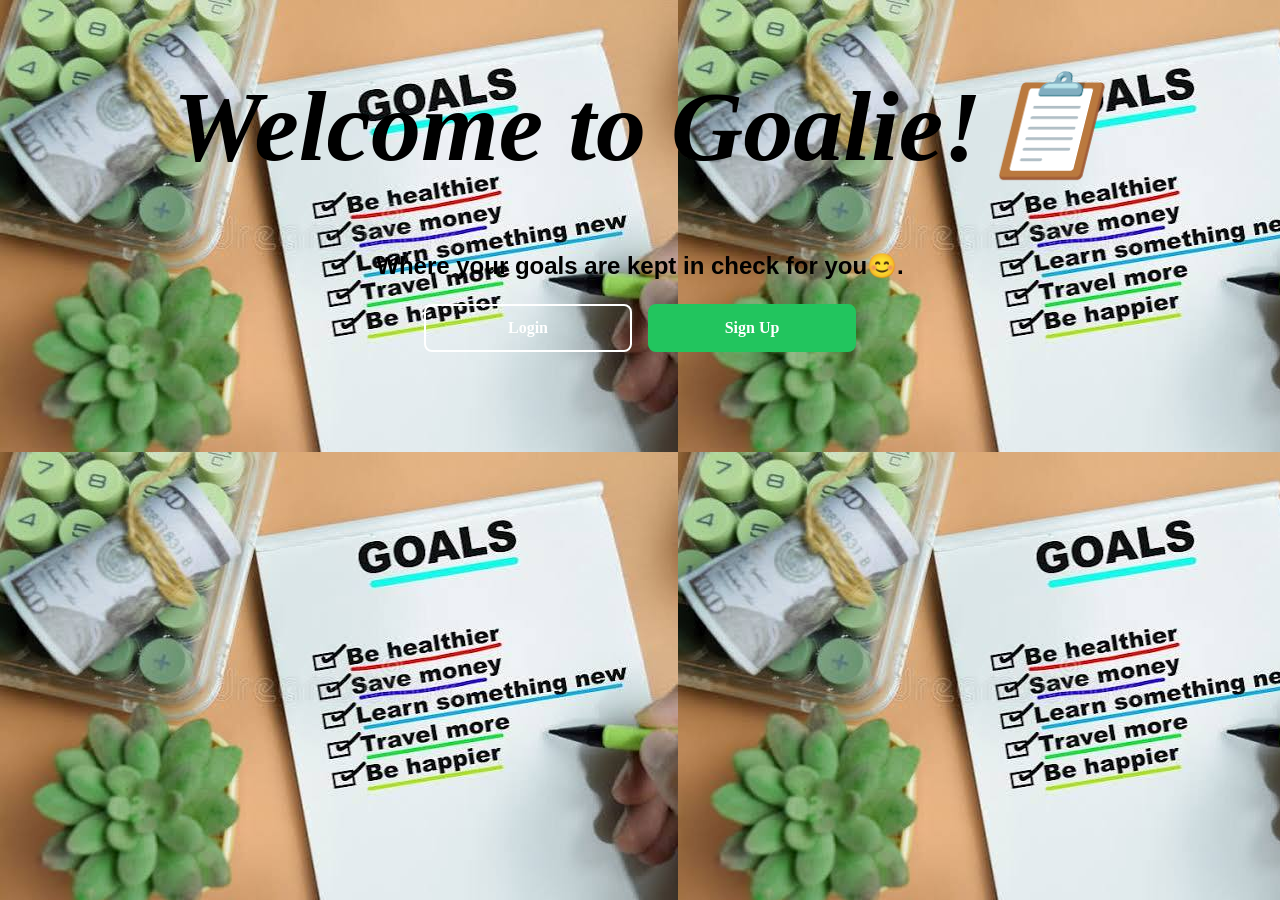
<file: index.html>
<!DOCTYPE html>
<html lang="en">
<head>
    <meta charset="UTF-8">
    <meta name="viewport" content="width=device-width, initial-scale=1.0">
    <title>Goalie</title>
    <section class="hero"></section>
     <link rel="stylesheet" href="design.css">
</head>
<body>
    <h1>Welcome to Goalie!📋</h1>
    <p class="tagline">Where your goals are kept in check for you😊.</p>
    
<div class="auth-buttons">
    <a href="login.html" class="btn btn-login">Login</a>
    <a href="signup.html" class="btn btn-signup">Sign Up</a>
  </div>
</section>
  <script src="auth.js"></script>  
</body>
</html>
</file>
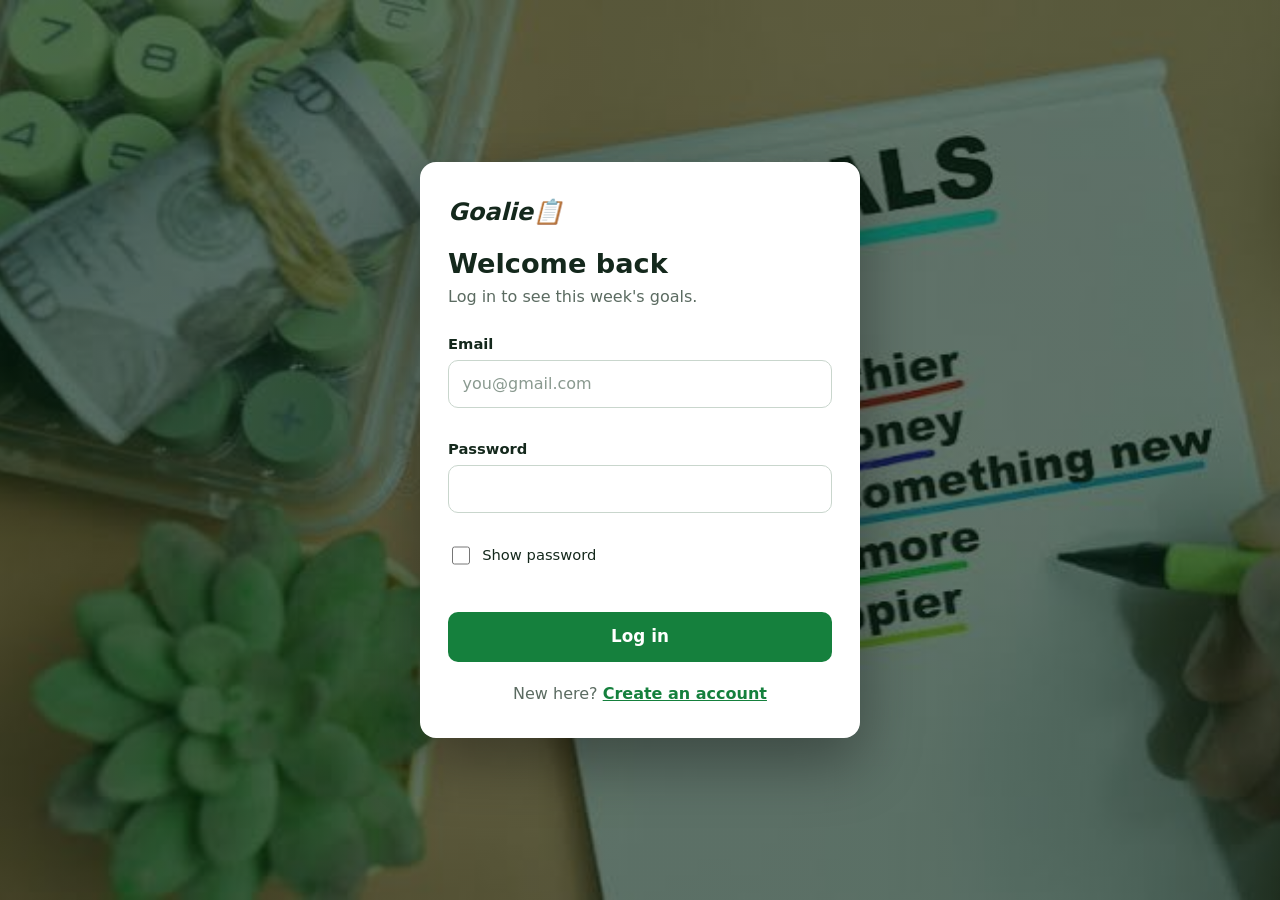
<file: dashboard.html>
<!DOCTYPE html>
<html lang="en">
<head>
    <meta charset="UTF-8">
    <meta name="viewport" content="width=device-width, initial-scale=1.0">
    <title>My goals | Goalie</title>
    <link rel="stylesheet" href="design.css">
</head>
<style>
    /* Goalie dashboard design */
:root {
  --ink: #14281c; --muted: #5b6b61; --line: #dbe6de; --bg: #f2f7f3; --card: #fff;
  --green: #15803d; --green-d: #166534; --bright: #4ade80; --deep: #163323;
  --red: #b3261e; --ring: rgba(34,197,94,.3);
}
* { box-sizing: border-box; }
[hidden] { display: none !important; }
body {
  margin: 0; background: var(--bg); color: var(--ink); line-height: 1.5;
  font-family: system-ui, -apple-system, "Segoe UI", Roboto, sans-serif;
}
button { font: inherit; cursor: pointer; }
:focus-visible { outline: 3px solid #f5b83d; outline-offset: 2px; }
h1, h2 { margin: 0; line-height: 1.2; }
h2 { font-size: 1.15rem; margin-bottom: .75rem; }
.muted { color: var(--muted); }

/* top bar */
.topbar {
  position: sticky; top: 0; z-index: 5;
  display: flex; justify-content: space-between; align-items: center;
  padding: .8rem 1.25rem; background: #fff; border-bottom: 1px solid var(--line);
}
.topbar strong { font-size: 1.35rem; font-style: italic; font-weight: 900; }
.topbar div { display: flex; align-items: center; gap: 1rem; }
#who { color: var(--muted); }
.link {
  background: none; border: 1.5px solid var(--line); border-radius: 8px;
  padding: .35rem .85rem; color: var(--ink); font-weight: 600;
  transition: border-color .15s, color .15s;
}
.link:hover { border-color: var(--green); color: var(--green); }

.wrap { max-width: 780px; margin: 0 auto; padding: 1.5rem 1.25rem 4rem; }
.card {
  background: var(--card); border: 1px solid var(--line);
  border-radius: 16px; padding: 1.35rem; margin-bottom: 1rem;
}

/* last week banner */
.banner {
  display: flex; gap: 1rem; align-items: center; justify-content: space-between;
  margin-bottom: 1rem; padding: .95rem 1.15rem;
  background: #fff6d9; border: 1px solid #ecd27a; border-radius: 12px;
}
.banner button {
  flex: none; background: #fff; border: 1.5px solid #b58a00; border-radius: 8px;
  padding: .4rem .95rem; font-weight: 600;
}
.banner button:hover { background: #fff0b8; }

/* weekly score: the one bold element */
.score {
  display: flex; align-items: center; gap: 1.75rem;
  background: var(--deep); border-color: var(--deep); color: #fff; padding: 1.6rem;
}
.score h1 { font-size: 1.5rem; }
.score p { margin: .3rem 0 0; }
#score-msg { font-size: 1.1rem; }
.score .muted { color: #a9c7b4; }
.ring {
  --p: 0; flex: none; width: 150px; height: 150px; border-radius: 50%;
  display: grid; place-items: center;
  background: conic-gradient(var(--bright) calc(var(--p) * 1%), rgba(255,255,255,.14) 0);
  transition: background .4s;
}
.ring span {
  display: grid; place-items: center; width: 118px; height: 118px;
  border-radius: 50%; background: var(--deep); font-size: 2.1rem; font-weight: 800;
}

/* notifications button */
#notify {
  margin-bottom: 1rem; background: #fff; color: var(--green);
  border: 1.5px solid var(--green); border-radius: 10px; padding: .55rem 1.1rem; font-weight: 600;
}
#notify:hover { background: #eaf6ee; }

/* add goal */
.add-row { display: grid; grid-template-columns: 1fr 160px auto; gap: .75rem; align-items: end; }
.add-row label { display: block; margin-bottom: .3rem; font-size: .92rem; font-weight: 600; }
.add-row input {
  width: 100%; height: 48px; padding: 0 .85rem; font: inherit; font-size: 1rem;
  color: var(--ink); background: #fff; border: 1.5px solid #c9d6cd; border-radius: 10px;
  transition: border-color .15s, box-shadow .15s;
}
.add-row input:hover { border-color: #9db3a4; }
.add-row input:focus { outline: none; border-color: var(--green); box-shadow: 0 0 0 4px var(--ring); }
.primary {
  height: 48px; padding: 0 1.5rem; border: 0; border-radius: 10px;
  background: var(--green); color: #fff; font-weight: 700;
  transition: background-color .15s, transform .15s;
}
.primary:hover { background: var(--green-d); transform: translateY(-1px); }
.error { display: block; min-height: 1.25rem; margin-top: .45rem; font-size: .88rem; color: var(--red); }

/* goal list */
#empty, #no-history { margin: 0; padding: .5rem 0; }
#goal-list, #history { list-style: none; margin: 0; padding: 0; }
#goal-list li {
  display: flex; flex-wrap: wrap; align-items: center; gap: .4rem .75rem;
  padding: .8rem .4rem; border-bottom: 1px solid var(--line); border-radius: 8px;
  transition: background-color .15s;
}
#goal-list li:hover { background: #f6faf7; }
#goal-list li:last-child, #history li:last-child { border-bottom: 0; }
#goal-list label { flex: 1 1 220px; display: flex; align-items: center; gap: .8rem; cursor: pointer; }
#goal-list input[type="checkbox"] { flex: none; width: 1.4rem; height: 1.4rem; accent-color: var(--green); cursor: pointer; }
#goal-list .text { overflow-wrap: anywhere; font-size: 1.03rem; }
#goal-list .done .text { color: var(--muted); text-decoration: line-through; }
.badge {
  white-space: nowrap; font-size: .8rem; font-weight: 600;
  background: #e6f4ea; color: var(--green-d); border-radius: 99px; padding: .15rem .7rem;
}
.del {
  background: none; border: 0; border-radius: 8px; padding: .3rem .6rem;
  color: var(--muted); font-size: .9rem; transition: color .15s, background-color .15s;
}
.del:hover { color: var(--red); background: #fdecea; }

/* past weeks */
#history li { display: flex; justify-content: space-between; gap: 1rem; padding: .75rem .2rem; border-bottom: 1px solid var(--line); }
#history strong { color: var(--green-d); font-size: 1.05rem; }

/* toasts */
#toasts {
  position: fixed; right: 1rem; bottom: 1rem; z-index: 20;
  display: grid; gap: .6rem; width: min(380px, calc(100vw - 2rem));
}
.toast {
  display: flex; gap: .9rem; align-items: center; justify-content: space-between;
  background: var(--ink); color: #fff; border-left: 5px solid var(--bright);
  border-radius: 10px; padding: .85rem 1rem; box-shadow: 0 12px 30px rgba(0,0,0,.25);
}
.toast button { background: none; border: 0; color: #fff; font-size: 1.3rem; line-height: 1; }

@media (max-width: 640px) {
  .wrap { padding: 1rem .9rem 4rem; }
  .score { flex-direction: column; text-align: center; gap: 1.1rem; }
  .ring { width: 132px; height: 132px; }
  .ring span { width: 104px; height: 104px; font-size: 1.9rem; }
  .add-row { grid-template-columns: 1fr; }
  .primary { width: 100%; }
  .banner { flex-direction: column; align-items: stretch; text-align: center; }
  #who { display: none; }
}
@media (prefers-reduced-motion: reduce) { * { transition: none !important; } }
</style>
<body class="app">
    <header class="topbar">
        <strong>Goalie📋</strong>
        <div><span id="who"></span><button class="link" id="logout" type="button">Log out</button></div>
    </header>
    <main class="wrap">
        <div id="review" class="banner" hidden></div>

        <section class="card score">
            <div class="ring" id="ring" role="img" aria-label="0 percent of goals completed"><span id="pct">0%</span></div>
            <div>
                <h1 id="week-label"></h1>
                <p id="score-msg"></p>
                <p class="muted" id="days-left"></p>
            </div>
        </section>

        <button id="notify" type="button" hidden>Turn on browser reminders</button>

        <form id="goal-form" class="card" novalidate>
            <div class="add-row">
                <div>
                    <label for="goal-text">New goal for this week</label>
                    <input type="text" id="goal-text" maxlength="100" placeholder="Read 20 pages every day" autocomplete="off">
                </div>
                <div>
                    <label for="goal-time">Remind me at</label>
                    <input type="time" id="goal-time">
                </div>
                <button class="primary" type="submit">Add goal</button>
            </div>
            <small class="error" id="goal-error"></small>
        </form>

        <section class="card">
            <h2>This week's goals</h2>
            <p class="muted" id="empty">No goals yet. Add one above to start your week.</p>
            <ul id="goal-list"></ul>
        </section>

        <section class="card">
            <h2>Past weeks</h2>
            <p class="muted" id="no-history">Your weekly scores will appear here after your first full week.</p>
            <ul id="history"></ul>
        </section>
    </main>
    <div id="toasts" aria-live="polite"></div>
    <script src="auth.js"></script>
    <script src="dashboard.js"></script>
</body>
</html>
</body>
</html>
</file>
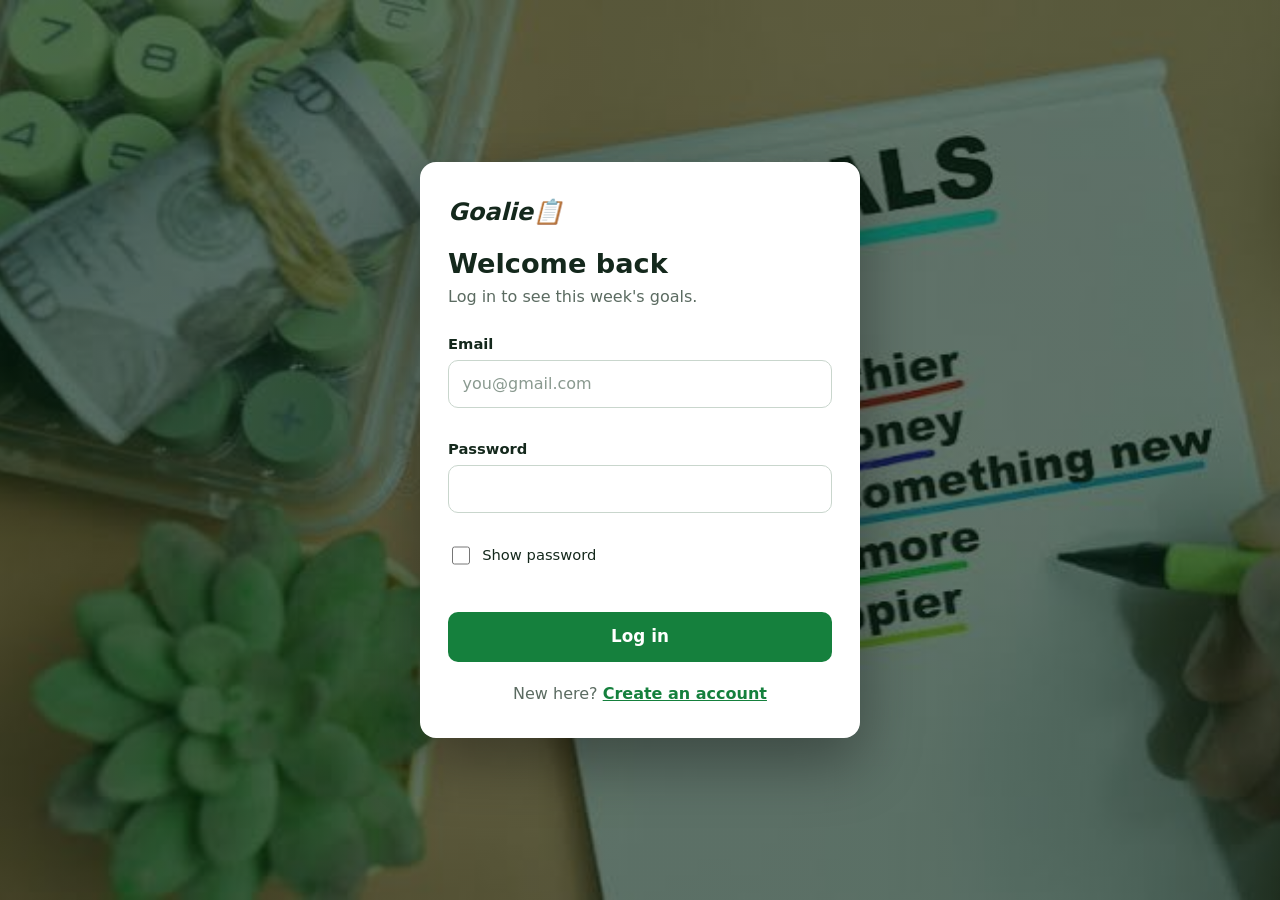
<file: login.html>
<!DOCTYPE html>
<html lang="en">
<head>
    <meta charset="UTF-8">
    <meta name="viewport" content="width=device-width, initial-scale=1.0">
    <title>Login</title>
</head>
<style>
    :root { --ink:#14281c; --muted:#5b6b61; --line:#c9d6cd; --green:#15803d; --green-d:#166534; --ring:rgba(34,197,94,.3); --red:#b3261e; }
    * { box-sizing: border-box; }
    body {
        margin: 0; min-height: 100vh; padding: 1.25rem;
        display: grid; place-items: center;
        font-family: system-ui, -apple-system, "Segoe UI", Roboto, sans-serif;
        line-height: 1.5; color: var(--ink);
        background-color: #14281c;
        background-image: linear-gradient(rgba(8,36,18,.62), rgba(8,36,18,.62)), url("GOALS.jpg");
        background-size: cover; background-position: center;
    }
    .card {
        width: 100%; max-width: 440px; background: #fff;
        border-radius: 16px; padding: 2rem 1.75rem;
        box-shadow: 0 24px 60px rgba(0,0,0,.35);
    }
    .card.wide { max-width: 540px; }
    .brand {
        display: inline-block; margin-bottom: 1.1rem;
        font-size: 1.5rem; font-style: italic; font-weight: 900;
        color: var(--ink); text-decoration: none;
    }
    h1 { margin: 0 0 .25rem; font-size: 1.7rem; line-height: 1.2; }
    .sub { margin: 0 0 1.5rem; color: var(--muted); }
    .row { display: grid; grid-template-columns: 1fr 1fr; column-gap: .9rem; }
    .field { margin-bottom: .45rem; }
    label { display: block; margin-bottom: .3rem; font-size: .92rem; font-weight: 600; }
    input, select {
        width: 100%; height: 48px; padding: 0 .85rem;
        font: inherit; font-size: 1rem; color: var(--ink); background: #fff;
        border: 1.5px solid var(--line); border-radius: 10px;
        transition: border-color .15s, box-shadow .15s;
    }
    input::placeholder { color: #8a9a90; }
    input:hover, select:hover { border-color: #9db3a4; }
    input:focus, select:focus { outline: none; border-color: var(--green); box-shadow: 0 0 0 4px var(--ring); }
    input[aria-invalid="true"], select[aria-invalid="true"] { border-color: var(--red); }
    input[aria-invalid="true"]:focus, select[aria-invalid="true"]:focus { box-shadow: 0 0 0 4px rgba(179,38,30,.2); }
    .error { display: block; min-height: 1.25rem; margin-top: .2rem; font-size: .85rem; color: var(--red); }
    .show-pw { display: flex; align-items: center; gap: .55rem; margin: .1rem 0 1rem; font-size: .92rem; font-weight: 500; cursor: pointer; }
    .show-pw input { width: 1.15rem; height: 1.15rem; accent-color: var(--green); }
    .form-error { min-height: 1.25rem; margin: 0 0 .5rem; font-size: .92rem; font-weight: 600; color: var(--red); }
    button[type="submit"] {
        width: 100%; height: 50px; border: 0; border-radius: 10px;
        font: inherit; font-size: 1.05rem; font-weight: 700; color: #fff;
        background: var(--green); cursor: pointer;
        transition: background-color .15s, transform .15s;
    }
    button[type="submit"]:hover { background: var(--green-d); transform: translateY(-1px); }
    button[type="submit"]:focus-visible { outline: 3px solid #f5b83d; outline-offset: 3px; }
    button[type="submit"]:disabled { opacity: .65; cursor: wait; transform: none; }
    .alt { margin: 1.25rem 0 0; text-align: center; color: var(--muted); }
    .alt a { color: var(--green); font-weight: 700; }
    a:focus-visible { outline: 3px solid #f5b83d; outline-offset: 2px; border-radius: 4px; }
    @media (max-width: 520px) {
        .card { padding: 1.5rem 1.15rem; }
        .row { grid-template-columns: 1fr; }
    }
    @media (prefers-reduced-motion: reduce) { * { transition: none !important; } }
</style>
</head>
<body>
    <main class="card">
        <a class="brand" href="index.html">Goalie📋</a>
        <h1>Welcome back</h1>
        <p class="sub">Log in to see this week's goals.</p>

        <form id="login-form" novalidate>
            <div class="field">
                <label for="email">Email</label>
                <input type="email" id="email" name="email" placeholder="you@gmail.com" autocomplete="email">
                <small class="error" id="email-error"></small>
            </div>
            <div class="field">
                <label for="pass">Password</label>
                <input type="password" id="pass" name="pass" autocomplete="current-password" data-password>
                <small class="error" id="pass-error"></small>
            </div>
            <label class="show-pw"><input type="checkbox" data-show-password> Show password</label>
            <p class="form-error" role="alert"></p>
            <button type="submit">Log in</button>
        </form>

        <p class="alt">New here? <a href="signup.html">Create an account</a></p>
    </main>
    <script src="auth.js"></script>
</body>
</html>
</file>
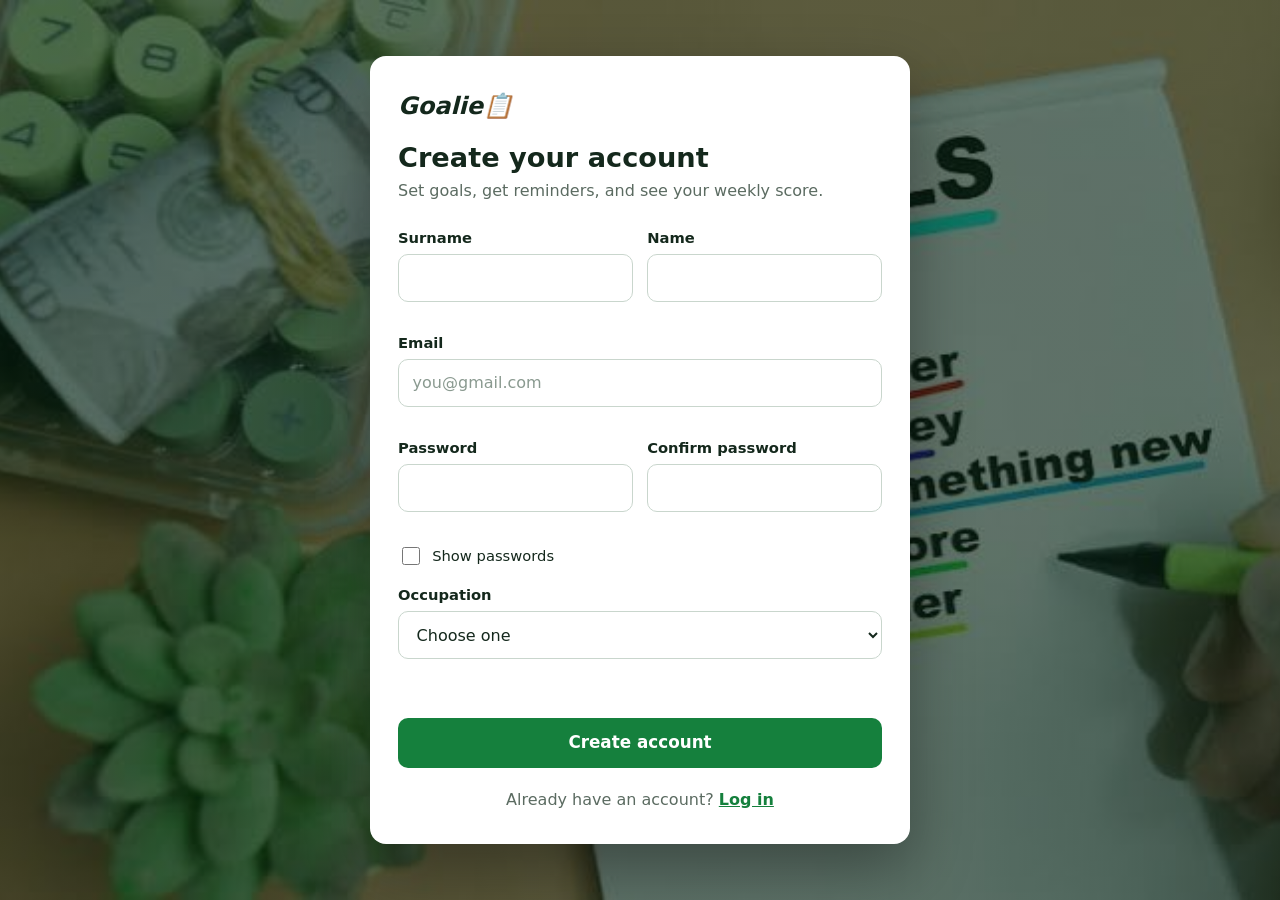
<file: signup.html>
<!DOCTYPE html>
<html lang="en">
<head>
    <meta charset="UTF-8">
    <meta name="viewport" content="width=device-width, initial-scale=1.0">
    <title>Sign up</title>
</head>
<style>
    
:root { --ink:#14281c; --muted:#5b6b61; --line:#c9d6cd; --green:#15803d; --green-d:#166534; --ring:rgba(34,197,94,.3); --red:#b3261e; }
    * { box-sizing: border-box; }
    body {
        margin: 0; min-height: 100vh; padding: 1.25rem;
        display: grid; place-items: center;
        font-family: system-ui, -apple-system, "Segoe UI", Roboto, sans-serif;
        line-height: 1.5; color: var(--ink);
        background-color: #14281c;
        background-image: linear-gradient(rgba(8,36,18,.62), rgba(8,36,18,.62)), url("GOALS.jpg");
        background-size: cover; background-position: center;
    }
    .card {
        width: 100%; max-width: 440px; background: #fff;
        border-radius: 16px; padding: 2rem 1.75rem;
        box-shadow: 0 24px 60px rgba(0,0,0,.35);
    }
    .card.wide { max-width: 540px; }
    .brand {
        display: inline-block; margin-bottom: 1.1rem;
        font-size: 1.5rem; font-style: italic; font-weight: 900;
        color: var(--ink); text-decoration: none;
    }
    h1 { margin: 0 0 .25rem; font-size: 1.7rem; line-height: 1.2; }
    .sub { margin: 0 0 1.5rem; color: var(--muted); }
    .row { display: grid; grid-template-columns: 1fr 1fr; column-gap: .9rem; }
    .field { margin-bottom: .45rem; }
    label { display: block; margin-bottom: .3rem; font-size: .92rem; font-weight: 600; }
    input, select {
        width: 100%; height: 48px; padding: 0 .85rem;
        font: inherit; font-size: 1rem; color: var(--ink); background: #fff;
        border: 1.5px solid var(--line); border-radius: 10px;
        transition: border-color .15s, box-shadow .15s;
    }
    input::placeholder { color: #8a9a90; }
    input:hover, select:hover { border-color: #9db3a4; }
    input:focus, select:focus { outline: none; border-color: var(--green); box-shadow: 0 0 0 4px var(--ring); }
    input[aria-invalid="true"], select[aria-invalid="true"] { border-color: var(--red); }
    input[aria-invalid="true"]:focus, select[aria-invalid="true"]:focus { box-shadow: 0 0 0 4px rgba(179,38,30,.2); }
    .error { display: block; min-height: 1.25rem; margin-top: .2rem; font-size: .85rem; color: var(--red); }
    .show-pw { display: flex; align-items: center; gap: .55rem; margin: .1rem 0 1rem; font-size: .92rem; font-weight: 500; cursor: pointer; }
    .show-pw input { width: 1.15rem; height: 1.15rem; accent-color: var(--green); }
    .form-error { min-height: 1.25rem; margin: 0 0 .5rem; font-size: .92rem; font-weight: 600; color: var(--red); }
    button[type="submit"] {
        width: 100%; height: 50px; border: 0; border-radius: 10px;
        font: inherit; font-size: 1.05rem; font-weight: 700; color: #fff;
        background: var(--green); cursor: pointer;
        transition: background-color .15s, transform .15s;
    }
    button[type="submit"]:hover { background: var(--green-d); transform: translateY(-1px); }
    button[type="submit"]:focus-visible { outline: 3px solid #f5b83d; outline-offset: 3px; }
    button[type="submit"]:disabled { opacity: .65; cursor: wait; transform: none; }
    .alt { margin: 1.25rem 0 0; text-align: center; color: var(--muted); }
    .alt a { color: var(--green); font-weight: 700; }
    a:focus-visible { outline: 3px solid #f5b83d; outline-offset: 2px; border-radius: 4px; }
    @media (max-width: 520px) {
        .card { padding: 1.5rem 1.15rem; }
        .row { grid-template-columns: 1fr; }
    }
    @media (prefers-reduced-motion: reduce) { * { transition: none !important; } }
</style>
</head>
<body>
    <main class="card wide">
        <a class="brand" href="index.html">Goalie📋</a>
        <h1>Create your account</h1>
        <p class="sub">Set goals, get reminders, and see your weekly score.</p>

        <form id="signup-form" novalidate>
            <div class="row">
                <div class="field">
                    <label for="surname">Surname</label>
                    <input type="text" id="surname" name="surname" autocomplete="family-name">
                    <small class="error" id="surname-error"></small>
                </div>
                <div class="field">
                    <label for="firstname">Name</label>
                    <input type="text" id="firstname" name="firstname" autocomplete="given-name">
                    <small class="error" id="firstname-error"></small>
                </div>
            </div>
            <div class="field">
                <label for="email">Email</label>
                <input type="email" id="email" name="email" placeholder="you@gmail.com" autocomplete="email">
                <small class="error" id="email-error"></small>
            </div>
            <div class="row">
                <div class="field">
                    <label for="pass">Password</label>
                    <input type="password" id="pass" name="pass" autocomplete="new-password" data-password>
                    <small class="error" id="pass-error"></small>
                </div>
                <div class="field">
                    <label for="confirm">Confirm password</label>
                    <input type="password" id="confirm" name="confirm" autocomplete="new-password" data-password>
                    <small class="error" id="confirm-error"></small>
                </div>
            </div>
            <label class="show-pw"><input type="checkbox" data-show-password> Show passwords</label>
            <div class="field">
                <label for="occupation">Occupation</label>
                <select name="occupation" id="occupation">
                    <option value="">Choose one</option>
                    <option value="student">Student</option>
                    <option value="teacher/lecturer">Teacher/Lecturer</option>
                    <option value="employee">Employee</option>
                    <option value="intern">Intern</option>
                    <option value="entrepreneur">Entrepreneur</option>
                    <option value="worker">Worker</option>
                </select>
                <small class="error" id="occupation-error"></small>
            </div>
            <p class="form-error" role="alert"></p>
            <button type="submit">Create account</button>
        </form>

        <p class="alt">Already have an account? <a href="login.html">Log in</a></p>
    </main>
    <script src="auth.js"></script>
</body>
</html>
</style>
</head>
</main>
    <script src="auth.js"></script>
    </body>
</html>
</file>
<file: design.css>
h1 {
    font-style: italic;
    font-weight: bolder;
    font-size: 100px;
    text-align: center;
    color: black;
}

p {
    font-family: Arial, Helvetica, sans-serif;
    font-size: 50px;
    text-align: center;
    font-weight: bold;
    color: black
}

body {
  background-image: url(GOALS.jpg);
}

.tagline {
  font-size: clamp(1rem, 2.5vw, 1.5rem);
  margin-bottom: 1.5rem;
}

.auth-buttons {
  display: flex;
  gap: 1rem;
  justify-content: center;
  flex-wrap: wrap;
}

.btn {
  padding: 0.8rem 2rem;
  min-width: 140px;
  border-radius: 8px;
  font-size: 1rem;
  font-weight: 600;
  text-decoration: none;
  text-align: center;
  cursor: pointer;
  transition: transform 0.2s, background-color 0.2s;
}

.btn:hover {
  transform: translateY(-2px);
}

.btn-signup {
  background-color: #22c55e;
  color: white;
  border: 2px solid #22c55e;
}

.btn-signup:hover {
  background-color: #16a34a;
}

.btn-login {
  background-color: transparent;
  color: white;
  border: 2px solid white;
}

.btn-login:hover {
  background-color: rgba(255, 255, 255, 0.15);
}

/* Stack buttons on small screens */
@media (max-width: 480px) {
  .auth-buttons {
    flex-direction: column;
    width: 100%;
    padding: 0 1.5rem;
    box-sizing: border-box;
  }

  .btn {
    width: 100%;
  }
}
</file>
